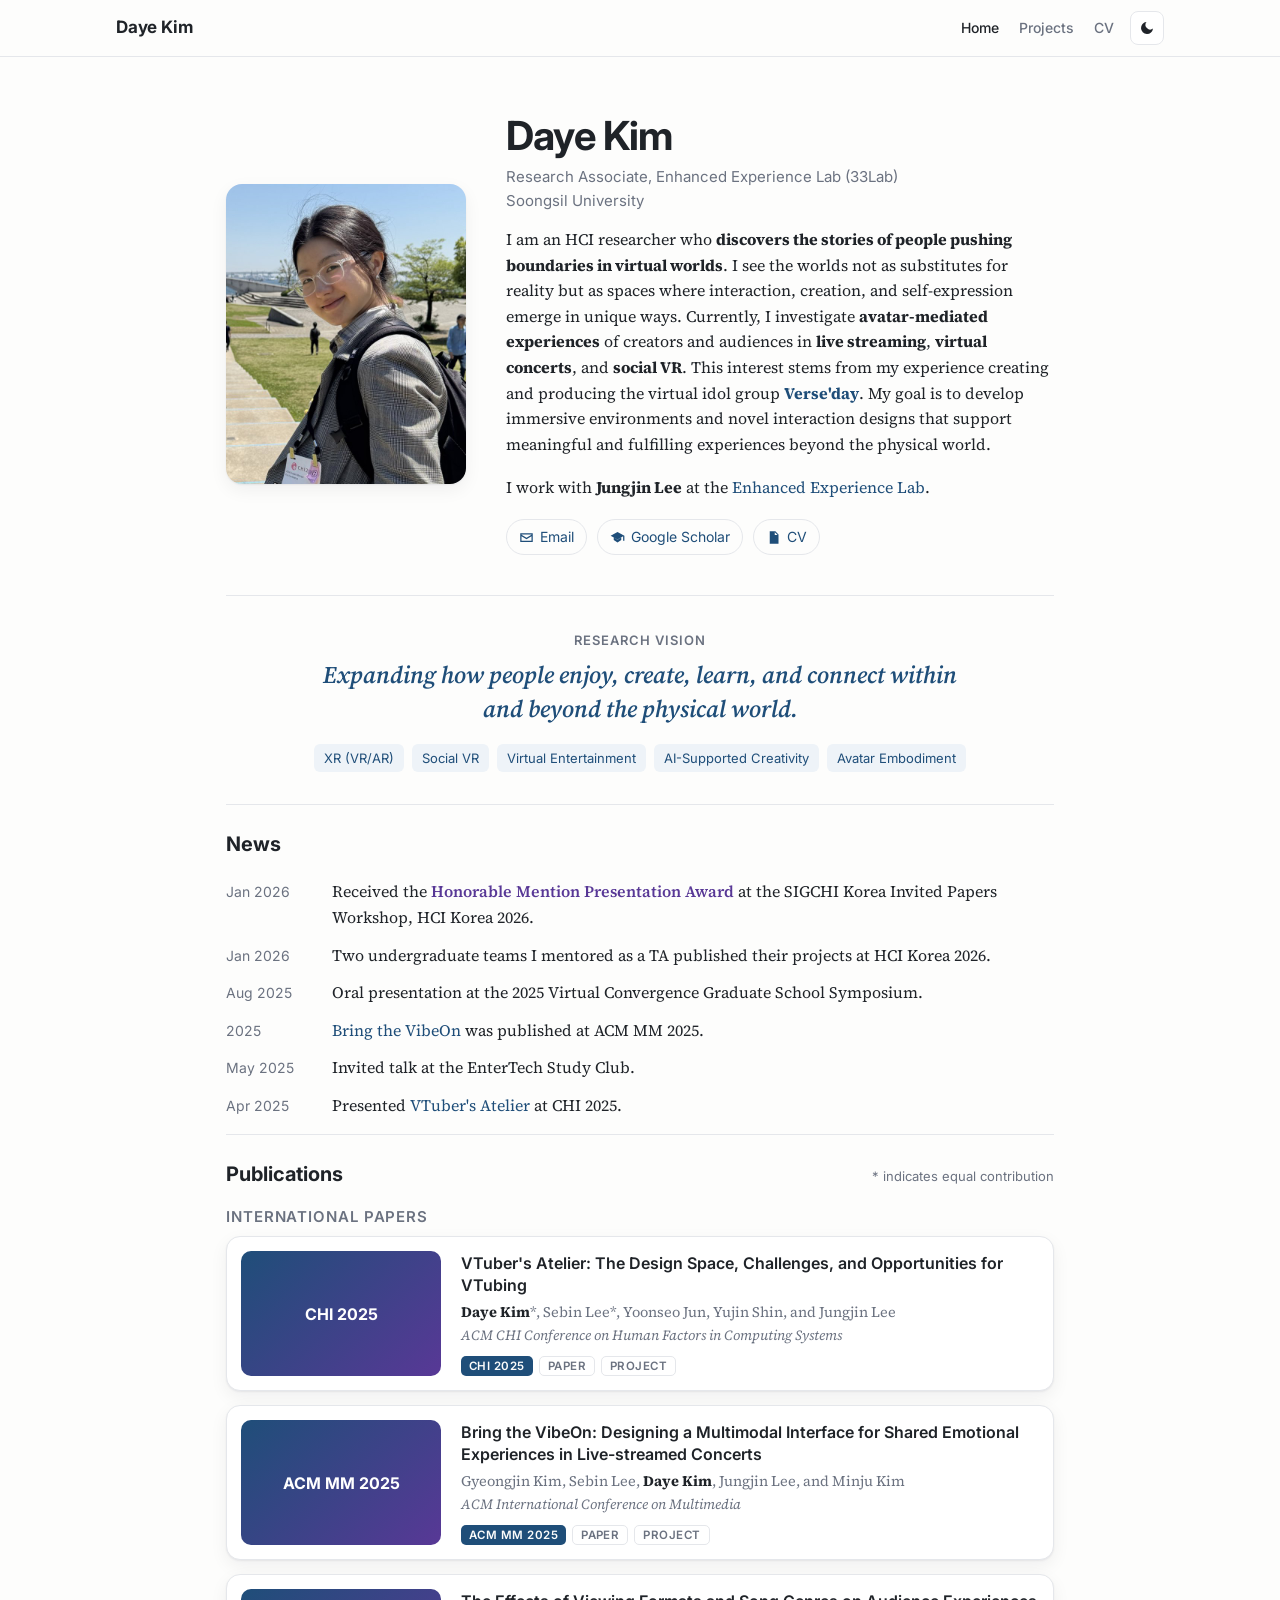
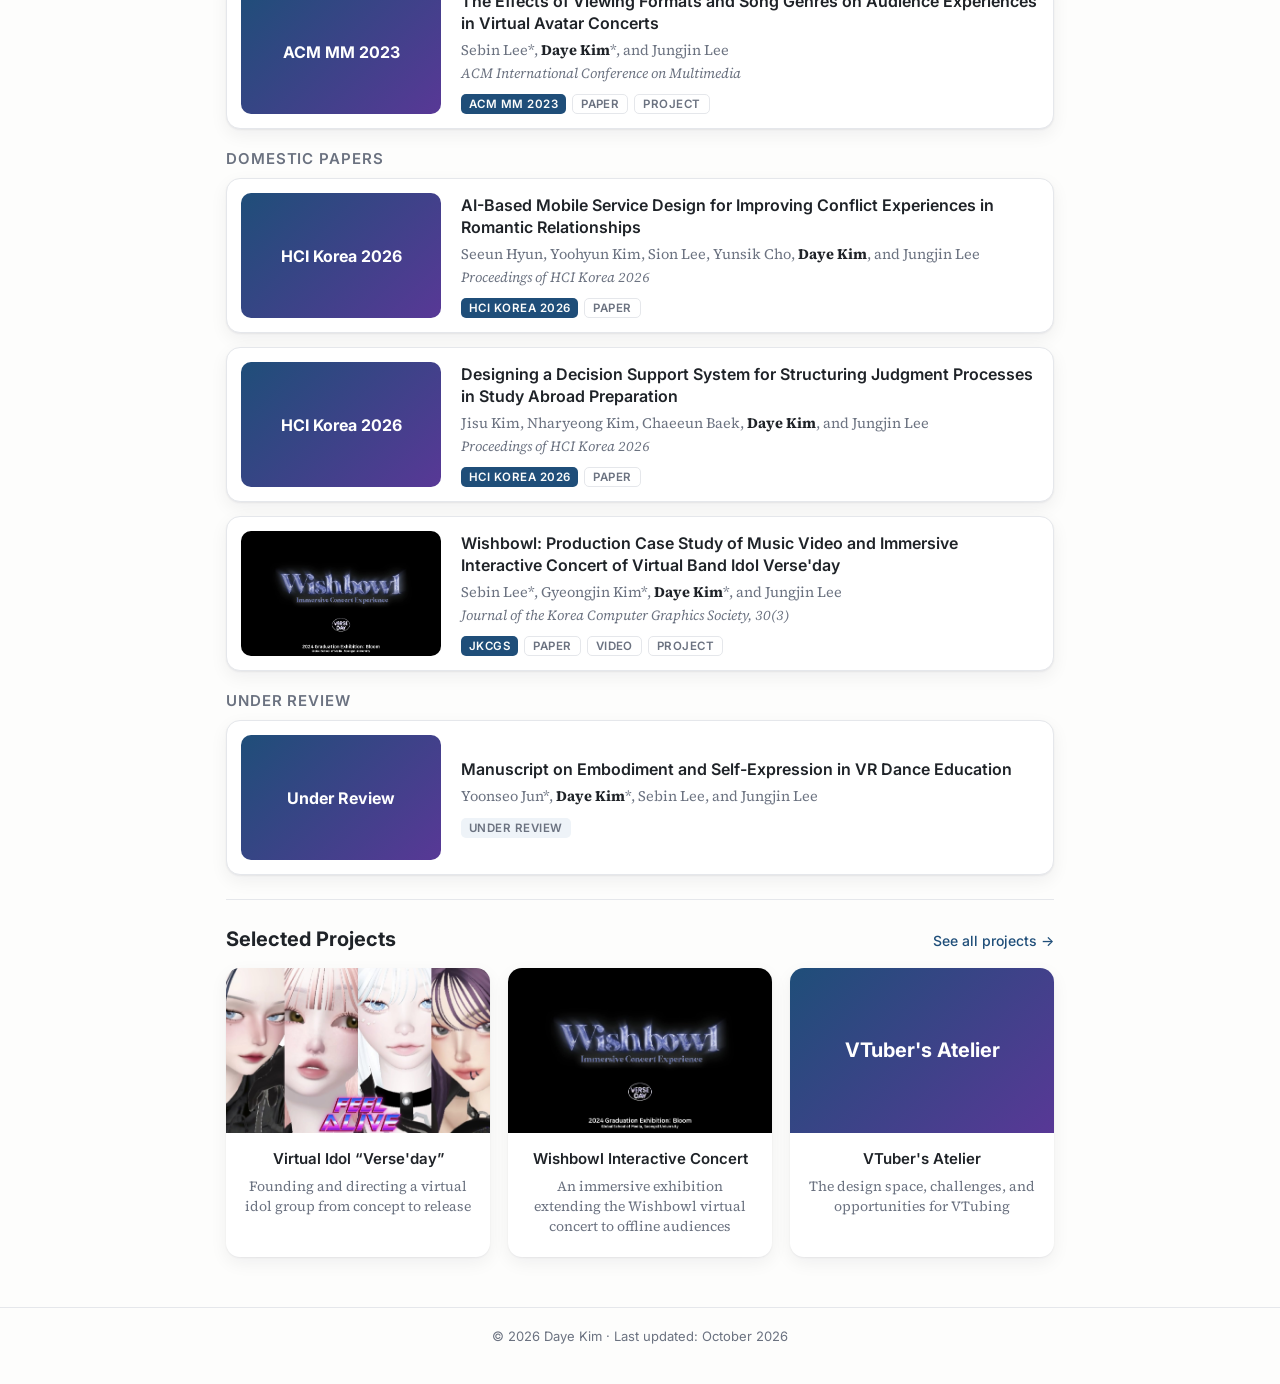
<file: index.html>
<!doctype html>
<html lang="en">
<head>
  <meta charset="utf-8">
  <meta name="viewport" content="width=device-width, initial-scale=1">
  <title>Daye Kim</title>
  <meta name="description" content="Daye Kim — Research Associate at the Enhanced Experience Lab, Soongsil University, researching XR, social VR, virtual entertainment, and avatar embodiment.">
  <link rel="preconnect" href="https://fonts.googleapis.com">
  <link rel="preconnect" href="https://fonts.gstatic.com" crossorigin>
  <link href="https://fonts.googleapis.com/css2?family=Inter:wght@400;500;600;700&family=Source+Serif+4:ital,wght@0,400;0,600;1,400&display=swap" rel="stylesheet">
  <link rel="stylesheet" href="css/style.css">
  <script src="js/theme.js"></script>
</head>
<body>
  <header class="site-header">
    <div class="wrap-wide bar">
      <a class="logo" href="index.html">Daye Kim</a>
      <nav class="site-nav">
        <a href="index.html" aria-current="page">Home</a>
        <a href="projects.html">Projects</a>
        <a href="CV.pdf">CV</a>
      </nav>
      <button class="theme-toggle" type="button" aria-label="Toggle dark mode">
        <svg class="moon" viewBox="0 0 24 24" aria-hidden="true"><path d="M21 12.8A9 9 0 1 1 11.2 3a7 7 0 0 0 9.8 9.8z"/></svg>
        <svg class="sun" viewBox="0 0 24 24" aria-hidden="true"><path d="M12 7a5 5 0 1 0 0 10 5 5 0 0 0 0-10zm0-5 1 3h-2l1-3zm0 20-1-3h2l-1 3zM2 12l3-1v2l-3-1zm20 0-3 1v-2l3 1zM4.9 4.9l2.8 1.4-1.4 1.4-1.4-2.8zm14.2 14.2-2.8-1.4 1.4-1.4 1.4 2.8zM4.9 19.1l1.4-2.8 1.4 1.4-2.8 1.4zM19.1 4.9l-1.4 2.8-1.4-1.4 2.8-1.4z"/></svg>
      </button>
    </div>
  </header>

  <div class="wrap">
    <header class="intro">
      <img class="portrait" src="images/profile.jpg" alt="Portrait of Daye Kim" width="640" height="800">
      <div>
        <h1>Daye Kim</h1>
        <p class="affil">Research Associate, Enhanced Experience Lab (33Lab)<br>Soongsil University</p>
        <p class="bio">
          I am an HCI researcher who <b>discovers the stories of people pushing boundaries in virtual worlds</b>.
          I see the worlds not as substitutes for reality but as spaces where interaction, creation, and self-expression emerge in unique ways.
          Currently, I investigate <b>avatar-mediated experiences</b> of creators and audiences in
          <b>live streaming</b>, <b>virtual concerts</b>, and <b>social VR</b>.
          This interest stems from my experience creating and producing the virtual idol group
          <a href="project.html?id=versday"><b>Verse'day</b></a>.
          My goal is to develop immersive environments and novel interaction designs that support
          meaningful and fulfilling experiences beyond the physical world.
        </p>
        <p class="bio">
          I work with <b>Jungjin Lee</b> at the
          <a href="https://33lab.notion.site/">Enhanced Experience Lab</a>.
        </p>
        <div class="links left">
          <a href="mailto:kimdyae@soongsil.ac.kr">
            <svg viewBox="0 0 24 24" aria-hidden="true"><path d="M2 5h20v14H2V5zm2 2v.5l8 5 8-5V7H4zm16 2.85-8 5-8-5V17h16V9.85z"/></svg>
            Email
          </a>
          <a href="https://scholar.google.com/citations?user=mI-5qngAAAAJ">
            <svg viewBox="0 0 24 24" aria-hidden="true"><path d="M12 3 1 9l11 6 9-4.91V17h2V9L12 3zm-6 9.18v4L12 20l6-3.82v-4L12 15.5l-6-3.32z"/></svg>
            Google Scholar
          </a>
          <a href="CV.pdf">
            <svg viewBox="0 0 24 24" aria-hidden="true"><path d="M6 2h9l5 5v15H6V2zm8 1.5V8h4.5L14 3.5zM8 12h8v1.5H8V12zm0 3h8v1.5H8V15zm0 3h5v1.5H8V18z"/></svg>
            CV
          </a>
        </div>
      </div>
    </header>

    <section id="vision" class="vision">
      <p class="vision-label">Research Vision</p>
      <p class="vision-text">Expanding how people enjoy, create, learn, and connect within and beyond the physical world.</p>
      <ul class="chips">
        <li>XR (VR/AR)</li>
        <li>Social VR</li>
        <li>Virtual Entertainment</li>
        <li>AI-Supported Creativity</li>
        <li>Avatar Embodiment</li>
      </ul>
    </section>

    <section id="news">
      <h2>News</h2>
      <ul class="news">
        <li><span class="date">Jan 2026</span><span>Received the <span class="award">Honorable Mention Presentation Award</span> at the SIGCHI Korea Invited Papers Workshop, HCI Korea 2026.</span></li>
        <li><span class="date">Jan 2026</span><span>Two undergraduate teams I mentored as a TA published their projects at HCI Korea 2026.</span></li>
        <li><span class="date">Aug 2025</span><span>Oral presentation at the 2025 Virtual Convergence Graduate School Symposium.</span></li>
        <li><span class="date">2025</span><span><a href="project.html?id=vibeon">Bring the VibeOn</a> was published at ACM MM 2025.</span></li>
        <li><span class="date">May 2025</span><span>Invited talk at the EnterTech Study Club.</span></li>
        <li><span class="date">Apr 2025</span><span>Presented <a href="project.html?id=vtubers-atelier">VTuber's Atelier</a> at CHI 2025.</span></li>
      </ul>
    </section>

    <section id="publications">
      <h2>Publications <small>* indicates equal contribution</small></h2>
      <div id="pub-list"></div>
    </section>

    <section id="projects">
      <h2>Selected Projects <a class="more" href="projects.html">See all projects →</a></h2>
      <div class="project-grid" id="featured"></div>
    </section>
  </div>

  <footer>
    <div class="wrap">© 2026 Daye Kim · Last updated: October 2026</div>
  </footer>

  <script src="js/projects.js"></script>
  <script>
    document.getElementById("featured").innerHTML = projects.slice(0, 3).map(function (p) {
      var thumb = p.cover
        ? '<img src="' + p.cover + '" alt="' + p.title + '" loading="lazy">'
        : '<div class="placeholder">' + p.title + '</div>';
      return '<a class="card" href="project.html?id=' + p.id + '">' +
        '<div class="thumb">' + thumb + '</div>' +
        '<div class="body"><p class="name">' + p.title + '</p><p class="desc">' + p.summary + '</p></div>' +
        '</a>';
    }).join("");
  </script>
  <script src="js/publications.js"></script>
  <script>
    var groups = [];
    publications.forEach(function (p) { if (groups.indexOf(p.group) < 0) groups.push(p.group); });
    document.getElementById("pub-list").innerHTML = groups.map(function (g) {
      return '<h3>' + g + '</h3>' + publications.filter(function (p) { return p.group === g; }).map(function (p) {
        var thumb = p.image
          ? '<img src="' + p.image + '" alt="" loading="lazy">'
          : '<div class="placeholder">' + p.venue + '</div>';
        var title = p.url ? '<a href="' + p.url + '" target="_blank" rel="noopener">' + p.title + '</a>' : p.title;
        var tags = '<span class="badge' + (p.url ? '' : ' muted') + '">' + p.venue + '</span>' +
          (p.links || []).map(function (l) {
            return '<a class="tag-link" href="' + l.url + '" target="_blank" rel="noopener">' + l.label + '</a>';
          }).join("") +
          (p.project ? '<a class="tag-link" href="project.html?id=' + p.project + '">Project</a>' : '');
        return '<article class="pub-card">' +
          '<div class="pub-thumb' + (p.image ? '' : ' empty') + '">' + thumb + '</div>' +
          '<div class="pub-body"><p class="pub-title">' + title + '</p>' +
          '<p class="pub-authors">' + p.authors + '</p>' +
          (p.full ? '<p class="pub-venue">' + p.full + '</p>' : '') +
          '<div class="pub-tags">' + tags + '</div></div>' +
          '</article>';
      }).join("");
    }).join("");
  </script>
</body>
</html>
</file>
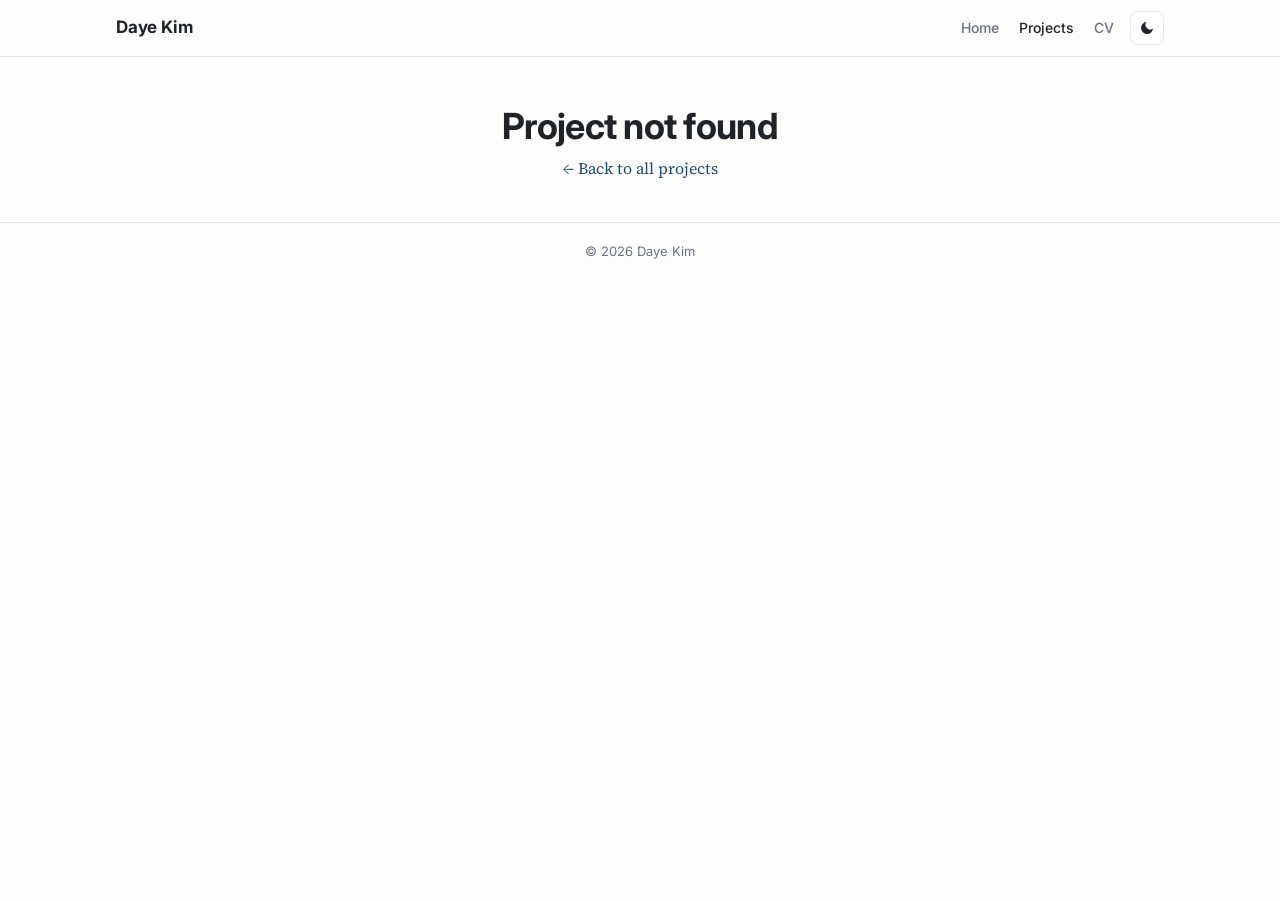
<file: project.html>
<!doctype html>
<html lang="en">
<head>
  <meta charset="utf-8">
  <meta name="viewport" content="width=device-width, initial-scale=1">
  <title>Project | Daye Kim</title>
  <link rel="preconnect" href="https://fonts.googleapis.com">
  <link rel="preconnect" href="https://fonts.gstatic.com" crossorigin>
  <link href="https://fonts.googleapis.com/css2?family=Inter:wght@400;500;600;700&family=Source+Serif+4:ital,wght@0,400;0,600;1,400&display=swap" rel="stylesheet">
  <link rel="stylesheet" href="css/style.css">
  <script src="js/theme.js"></script>
</head>
<body>
  <header class="site-header">
    <div class="wrap-wide bar">
      <a class="logo" href="index.html">Daye Kim</a>
      <nav class="site-nav">
        <a href="index.html">Home</a>
        <a href="projects.html" aria-current="page">Projects</a>
        <a href="CV.pdf">CV</a>
      </nav>
      <button class="theme-toggle" type="button" aria-label="Toggle dark mode">
        <svg class="moon" viewBox="0 0 24 24" aria-hidden="true"><path d="M21 12.8A9 9 0 1 1 11.2 3a7 7 0 0 0 9.8 9.8z"/></svg>
        <svg class="sun" viewBox="0 0 24 24" aria-hidden="true"><path d="M12 7a5 5 0 1 0 0 10 5 5 0 0 0 0-10zm0-5 1 3h-2l1-3zm0 20-1-3h2l-1 3zM2 12l3-1v2l-3-1zm20 0-3 1v-2l3 1zM4.9 4.9l2.8 1.4-1.4 1.4-1.4-2.8zm14.2 14.2-2.8-1.4 1.4-1.4 1.4 2.8zM4.9 19.1l1.4-2.8 1.4 1.4-2.8 1.4zM19.1 4.9l-1.4 2.8-1.4-1.4 2.8-1.4z"/></svg>
      </button>
    </div>
  </header>

  <main class="wrap-wide" id="project"></main>

  <footer>
    <div class="wrap">© 2026 Daye Kim</div>
  </footer>

  <script src="js/projects.js"></script>
  <script>
    var id = new URLSearchParams(location.search).get("id");
    var i = projects.findIndex(function (p) { return p.id === id; });
    var main = document.getElementById("project");

    if (i < 0) {
      main.innerHTML = '<h1 class="page-title">Project not found</h1>' +
        '<p class="page-sub"><a href="projects.html">← Back to all projects</a></p>';
    } else {
      var p = projects[i];
      document.title = p.title + " | Daye Kim";

      var calendar = '<svg viewBox="0 0 24 24" aria-hidden="true"><path d="M7 2h2v2h6V2h2v2h3v18H4V4h3V2zm-1 8v10h12V10H6z"/></svg>';
      var tag = '<svg viewBox="0 0 24 24" aria-hidden="true"><path d="M3 3h9l9 9-9 9-9-9V3zm4.5 3a1.5 1.5 0 1 0 0 3 1.5 1.5 0 0 0 0-3z"/></svg>';

      var images = (p.images || []).slice(0, 3);
      var gallery = images.length
        ? '<div class="gallery n' + images.length + '">' + images.map(function (src) {
            return '<a href="' + src + '" target="_blank" rel="noopener"><img src="' + src + '" alt="' + p.title + '"></a>';
          }).join("") + '</div>'
        : '<div style="height:28px"></div>';

      var facts = (p.facts || []).map(function (f) {
        return '<dt>' + f[0] + '</dt><dd>' + f[1] + '</dd>';
      }).join("");

      var links = (p.links || []).length
        ? '<div class="btn-links">' + p.links.map(function (l) {
            return '<a href="' + l.url + '" target="_blank" rel="noopener">' + l.label + ' ↗</a>';
          }).join("") + '</div>'
        : '';

      // Strings starting with "- " become bullet points; consecutive bullets share one list.
      var overview = "", inList = false;
      (p.overview || []).forEach(function (line) {
        var bullet = line.indexOf("- ") === 0;
        if (bullet && !inList) { overview += "<ul>"; inList = true; }
        if (!bullet && inList) { overview += "</ul>"; inList = false; }
        overview += bullet ? "<li>" + line.slice(2) + "</li>" : "<p>" + line + "</p>";
      });
      if (inList) overview += "</ul>";

      var videos = (p.videos || []).length
        ? '<section class="videos"><h2>Videos</h2><div class="video-grid n' + Math.min(p.videos.length, 3) + '">' +
            p.videos.map(function (v) {
              return '<div><div class="video"><iframe src="https://www.youtube-nocookie.com/embed/' + v.id +
                '" title="' + v.caption + '" loading="lazy" allow="encrypted-media; picture-in-picture" allowfullscreen></iframe></div>' +
                '<p class="video-caption">' + v.caption + '</p></div>';
            }).join("") + '</div></section>'
        : '';

      var prev = projects[i - 1], next = projects[i + 1];
      var pager = '<nav class="pager">' +
        (prev ? '<a class="prev" href="project.html?id=' + prev.id + '"><small>← Previous</small>' + prev.title + '</a>' : '') +
        (next ? '<a class="next" href="project.html?id=' + next.id + '"><small>Next →</small>' + next.title + '</a>' : '') +
        '</nav>';

      main.innerHTML =
        '<a class="back" href="projects.html">← All projects</a>' +
        '<h1 class="detail-title">' + p.title + '</h1>' +
        '<div class="meta"><span>' + calendar + p.year + '</span><span>' + tag + (p.tags || []).join(" / ") + '</span></div>' +
        (p.award ? '<p class="detail-award"><span class="award">' + p.award + '</span></p>' : '') +
        gallery +
        '<div class="detail-cols">' +
          '<div><h2>About Project</h2><dl class="facts">' + facts + '</dl>' + links + '</div>' +
          '<div class="overview"><h2>Overview</h2>' + overview + '</div>' +
        '</div>' +
        videos + pager;
    }
  </script>
</body>
</html>
</file>
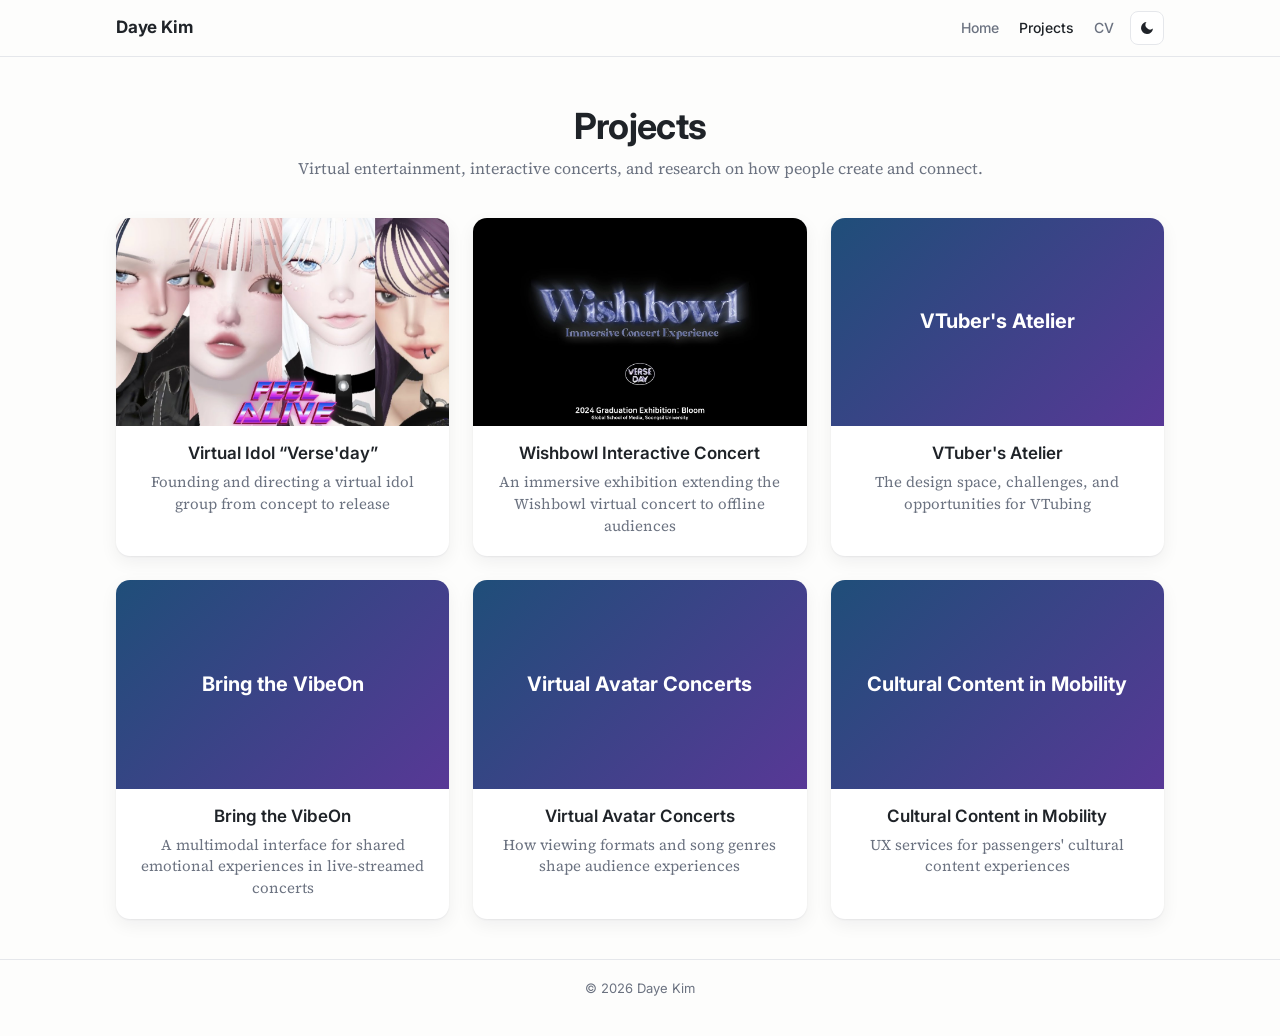
<file: projects.html>
<!doctype html>
<html lang="en">
<head>
  <meta charset="utf-8">
  <meta name="viewport" content="width=device-width, initial-scale=1">
  <title>Projects | Daye Kim</title>
  <meta name="description" content="Projects by Daye Kim: virtual entertainment, interactive concerts, social VR, and UX research.">
  <link rel="preconnect" href="https://fonts.googleapis.com">
  <link rel="preconnect" href="https://fonts.gstatic.com" crossorigin>
  <link href="https://fonts.googleapis.com/css2?family=Inter:wght@400;500;600;700&family=Source+Serif+4:ital,wght@0,400;0,600;1,400&display=swap" rel="stylesheet">
  <link rel="stylesheet" href="css/style.css">
  <script src="js/theme.js"></script>
</head>
<body>
  <header class="site-header">
    <div class="wrap-wide bar">
      <a class="logo" href="index.html">Daye Kim</a>
      <nav class="site-nav">
        <a href="index.html">Home</a>
        <a href="projects.html" aria-current="page">Projects</a>
        <a href="CV.pdf">CV</a>
      </nav>
      <button class="theme-toggle" type="button" aria-label="Toggle dark mode">
        <svg class="moon" viewBox="0 0 24 24" aria-hidden="true"><path d="M21 12.8A9 9 0 1 1 11.2 3a7 7 0 0 0 9.8 9.8z"/></svg>
        <svg class="sun" viewBox="0 0 24 24" aria-hidden="true"><path d="M12 7a5 5 0 1 0 0 10 5 5 0 0 0 0-10zm0-5 1 3h-2l1-3zm0 20-1-3h2l-1 3zM2 12l3-1v2l-3-1zm20 0-3 1v-2l3 1zM4.9 4.9l2.8 1.4-1.4 1.4-1.4-2.8zm14.2 14.2-2.8-1.4 1.4-1.4 1.4 2.8zM4.9 19.1l1.4-2.8 1.4 1.4-2.8 1.4zM19.1 4.9l-1.4 2.8-1.4-1.4 2.8-1.4z"/></svg>
      </button>
    </div>
  </header>

  <main class="wrap-wide">
    <h1 class="page-title">Projects</h1>
    <p class="page-sub">Virtual entertainment, interactive concerts, and research on how people create and connect.</p>
    <div class="project-grid" id="grid"></div>
  </main>

  <footer>
    <div class="wrap">© 2026 Daye Kim</div>
  </footer>

  <script src="js/projects.js"></script>
  <script>
    document.getElementById("grid").innerHTML = projects.map(function (p) {
      var thumb = p.cover
        ? '<img src="' + p.cover + '" alt="' + p.title + '" loading="lazy">'
        : '<div class="placeholder">' + p.title + '</div>';
      return '<a class="card" href="project.html?id=' + p.id + '">' +
        '<div class="thumb">' + thumb + '</div>' +
        '<div class="body"><p class="name">' + p.title + '</p><p class="desc">' + p.summary + '</p></div>' +
        '</a>';
    }).join("");
  </script>
</body>
</html>
</file>
<file: css/style.css>
/* Shared styles for every page: colors, header, CV sections, project cards and detail pages */

:root {
  --bg: #fdfdfc;
  --surface: #ffffff;
  --text: #1f2328;
  --muted: #6b7280;
  --line: #e5e7eb;
  --accent: #1f4e79;
  --award: #583896;
  --chip: #eef3f8;
  --shadow: 0 1px 2px rgba(15, 23, 42, 0.06), 0 6px 18px rgba(15, 23, 42, 0.06);
  --shadow-hover: 0 2px 4px rgba(15, 23, 42, 0.08), 0 14px 30px rgba(15, 23, 42, 0.12);
  --sans: Inter, system-ui, sans-serif;
}
@media (prefers-color-scheme: dark) {
  :root:not([data-theme="light"]) {
    --bg: #14171b;
    --surface: #1b2026;
    --text: #e6e8eb;
    --muted: #9aa3ae;
    --line: #2b3138;
    --accent: #7db3e3;
    --award: #b89cf0;
    --chip: #1e2731;
    --shadow: 0 1px 2px rgba(0, 0, 0, 0.3);
    --shadow-hover: 0 10px 28px rgba(0, 0, 0, 0.45);
  }
}
:root[data-theme="dark"] {
  --bg: #14171b;
  --surface: #1b2026;
  --text: #e6e8eb;
  --muted: #9aa3ae;
  --line: #2b3138;
  --accent: #7db3e3;
  --award: #b89cf0;
  --chip: #1e2731;
  --shadow: 0 1px 2px rgba(0, 0, 0, 0.3);
  --shadow-hover: 0 10px 28px rgba(0, 0, 0, 0.45);
}

* { box-sizing: border-box; }
html { scroll-behavior: smooth; }
body {
  margin: 0;
  background: var(--bg);
  color: var(--text);
  font: 16px/1.6 "Source Serif 4", Georgia, serif;
}
a { color: var(--accent); text-decoration: none; }
a:hover { text-decoration: underline; }
img { max-width: 100%; display: block; }

.wrap { max-width: 860px; margin: 0 auto; padding: 0 16px; }
.wrap-wide { max-width: 1080px; margin: 0 auto; padding: 0 16px; }

/* ---------- Site header ---------- */
.site-header {
  position: sticky; top: 0; z-index: 10;
  background: color-mix(in srgb, var(--bg) 90%, transparent);
  backdrop-filter: blur(8px);
  border-bottom: 1px solid var(--line);
  font-family: var(--sans);
}
.site-header .bar { display: flex; align-items: center; gap: 16px; height: 56px; }
.logo { font-weight: 700; font-size: 17px; color: var(--text); letter-spacing: -0.01em; margin-right: auto; }
.logo:hover { text-decoration: none; }
.site-nav { display: flex; gap: 20px; font-size: 14px; font-weight: 500; }
.site-nav a { color: var(--muted); }
.site-nav a:hover, .site-nav a[aria-current="page"] { color: var(--text); text-decoration: none; }
.theme-toggle {
  width: 34px; height: 34px; border-radius: 8px; border: 1px solid var(--line);
  background: var(--surface); color: var(--text); cursor: pointer;
  display: grid; place-items: center; padding: 0;
}
.theme-toggle svg { width: 16px; height: 16px; fill: currentColor; }
.theme-toggle .sun { display: none; }
:root[data-theme="dark"] .theme-toggle .sun { display: block; }
:root[data-theme="dark"] .theme-toggle .moon { display: none; }

/* ---------- Home / CV page ---------- */
header.hero { padding: 56px 0 28px; text-align: center; }
h1 { font: 700 40px/1.15 var(--sans); margin: 0 0 10px; letter-spacing: -0.02em; }
.affil { color: var(--muted); margin: 0 0 18px; }
.links { display: flex; flex-wrap: wrap; justify-content: center; gap: 10px; font-family: var(--sans); font-size: 14px; }
.links a {
  display: inline-flex; align-items: center; gap: 6px;
  padding: 6px 12px; border: 1px solid var(--line); border-radius: 999px;
}
.links a:hover { border-color: var(--accent); text-decoration: none; }
.links svg { width: 15px; height: 15px; fill: currentColor; }

section { padding: 26px 0 10px; border-top: 1px solid var(--line); scroll-margin-top: 64px; }
h2 { font: 700 20px/1.3 var(--sans); margin: 0 0 16px; display: flex; justify-content: space-between; align-items: baseline; gap: 12px; flex-wrap: wrap; }
h2 small { font: 400 13px var(--sans); color: var(--muted); }
h2 .more { font: 500 14px var(--sans); }
h3 { font: 600 15px var(--sans); margin: 20px 0 10px; color: var(--muted); text-transform: uppercase; letter-spacing: 0.06em; }

.tagline { font-weight: 600; margin: 0 0 10px; }
.chips { display: flex; flex-wrap: wrap; gap: 8px; padding: 0; margin: 0; list-style: none; font-family: var(--sans); font-size: 13px; }
.chips li { background: var(--chip); color: var(--accent); padding: 4px 10px; border-radius: 6px; }

.entry { display: grid; grid-template-columns: 130px 1fr; gap: 4px 18px; margin-bottom: 16px; }
.date { color: var(--muted); font-family: var(--sans); font-size: 14px; padding-top: 2px; }
.entry p { margin: 0; }
.loc { color: var(--muted); }
.entry ul { margin: 6px 0 0; padding-left: 1.1em; }
.entry li { margin-bottom: 2px; }

.pub .title { color: var(--accent); font-weight: 600; }
.pub .authors b { color: var(--text); }
.pub .venue { font-style: italic; color: var(--muted); }
.label {
  display: inline-block; min-width: 38px; text-align: center;
  font: 600 12px var(--sans);
  border: 1px solid var(--line); border-radius: 4px; padding: 1px 6px; color: var(--muted);
}

.award { color: var(--award); font-weight: 600; }
.award::before { content: "🏅 "; }

footer { border-top: 1px solid var(--line); margin-top: 40px; padding: 20px 0 40px; color: var(--muted); font: 13px var(--sans); text-align: center; }

/* ---------- Home intro ---------- */
.intro { display: grid; grid-template-columns: 240px 1fr; gap: 40px; align-items: center; padding: 56px 0 40px; }
.portrait { width: 100%; height: auto; aspect-ratio: 4 / 5; object-fit: cover; border-radius: 16px; box-shadow: var(--shadow); }
.intro h1 { margin-bottom: 6px; }
.intro .affil { margin-bottom: 14px; font-family: var(--sans); font-size: 15px; }
.bio { margin: 0 0 18px; }
.links.left { justify-content: flex-start; }

.vision { text-align: center; padding: 36px 0 32px; }
.vision-label { font: 600 13px var(--sans); color: var(--muted); text-transform: uppercase; letter-spacing: 0.08em; margin: 0 0 10px; }
.vision-text { font: italic 600 24px/1.4 "Source Serif 4", Georgia, serif; max-width: 640px; margin: 0 auto 18px; color: var(--accent); }
.vision .chips { justify-content: center; }

.news { list-style: none; padding: 0; margin: 0; }
.news li { display: grid; grid-template-columns: 90px 1fr; gap: 16px; padding: 6px 0; }
.news .award::before { content: ""; }

#projects .project-grid { gap: 18px; }
#projects .card .name { font-size: 15px; }
#projects .card .desc { font-size: 14px; }

/* ---------- Publication cards ---------- */
.pub-card {
  display: grid; grid-template-columns: 200px 1fr; gap: 20px; align-items: center;
  background: var(--surface); border: 1px solid var(--line); border-radius: 14px;
  padding: 14px; margin-bottom: 14px; box-shadow: var(--shadow);
  transition: box-shadow 0.2s ease, transform 0.2s ease;
}
.pub-card:hover { box-shadow: var(--shadow-hover); transform: translateY(-2px); }
.pub-thumb { aspect-ratio: 16 / 10; border-radius: 10px; overflow: hidden; background: var(--chip); }
.pub-thumb img { width: 100%; height: 100%; object-fit: cover; }
.pub-thumb .placeholder { font-size: 16px; }
.pub-body p { margin: 0; }
.pub-title { font: 600 16px/1.4 var(--sans); margin-bottom: 6px !important; }
.pub-title a { color: var(--text); }
.pub-title a:hover { color: var(--accent); text-decoration: none; }
.pub-authors { font-size: 14.5px; line-height: 1.5; color: var(--muted); }
.pub-authors b { color: var(--text); }
.pub-venue { font-size: 14px; font-style: italic; color: var(--muted); }
.pub-tags { display: flex; flex-wrap: wrap; gap: 6px; margin-top: 10px; font: 600 11.5px var(--sans); letter-spacing: 0.04em; text-transform: uppercase; }
.pub-tags .badge { background: var(--accent); color: var(--bg); padding: 3px 8px; border-radius: 5px; }
.pub-tags .badge.muted { background: var(--chip); color: var(--muted); }
.pub-tags .tag-link { border: 1px solid var(--line); color: var(--muted); padding: 2px 8px; border-radius: 5px; }
.pub-tags .tag-link:hover { color: var(--accent); border-color: var(--accent); text-decoration: none; }

/* ---------- Projects grid ---------- */
.page-title { font: 700 36px/1.2 var(--sans); text-align: center; margin: 48px 0 8px; letter-spacing: -0.02em; }
.page-sub { text-align: center; color: var(--muted); margin: 0 0 36px; }

.project-grid { display: grid; grid-template-columns: repeat(3, 1fr); gap: 24px; }
.card {
  display: flex; flex-direction: column;
  background: var(--surface); border-radius: 14px; overflow: hidden;
  box-shadow: var(--shadow); color: var(--text);
  transition: transform 0.2s ease, box-shadow 0.2s ease;
}
.card:hover { transform: translateY(-4px); box-shadow: var(--shadow-hover); text-decoration: none; }
.card .thumb { aspect-ratio: 16 / 10; overflow: hidden; background: var(--chip); }
.card .thumb img { width: 100%; height: 100%; object-fit: cover; transition: transform 0.4s ease; }
.card:hover .thumb img { transform: scale(1.04); }
.card .body { padding: 16px 18px 20px; text-align: center; }
.card .name { font: 600 17px/1.35 var(--sans); margin: 0 0 6px; }
.card .desc { color: var(--muted); font-size: 15px; line-height: 1.45; margin: 0; }

/* Shown when a project has no photo yet */
.placeholder {
  width: 100%; height: 100%; display: grid; place-items: center; padding: 16px;
  background: linear-gradient(135deg, #1f4e79, #583896);
  color: #fff; font: 700 20px/1.25 var(--sans); text-align: center;
}

/* ---------- Project detail ---------- */
.back { display: inline-block; margin: 32px 0 0; font: 500 14px var(--sans); }
.detail-title { font: 700 34px/1.2 var(--sans); margin: 16px 0 10px; letter-spacing: -0.02em; }
.meta { display: flex; flex-wrap: wrap; gap: 8px 18px; color: var(--muted); font: 14px var(--sans); margin-bottom: 8px; }
.meta span { display: inline-flex; align-items: center; gap: 6px; }
.meta svg { width: 14px; height: 14px; fill: currentColor; }
.detail-award { margin: 8px 0 0; font-family: var(--sans); font-size: 15px; }

.gallery { display: grid; grid-template-columns: repeat(3, 1fr); gap: 16px; margin: 28px 0 36px; }
.gallery.n1 { grid-template-columns: 1fr; }
.gallery.n2 { grid-template-columns: repeat(2, 1fr); }
.gallery a { display: block; border-radius: 12px; overflow: hidden; aspect-ratio: 16 / 10; box-shadow: var(--shadow); background: var(--chip); }
.gallery img { width: 100%; height: 100%; object-fit: cover; transition: transform 0.4s ease; }
.gallery a:hover img { transform: scale(1.03); }

.detail-cols { display: grid; grid-template-columns: 300px 1fr; gap: 40px; }
.detail-cols h2 { font-size: 18px; margin: 0 0 12px; }
.facts { margin: 0 0 28px; font-size: 15px; }
.facts dt { font: 600 13px var(--sans); color: var(--muted); text-transform: uppercase; letter-spacing: 0.05em; }
.facts dd { margin: 2px 0 14px; }
.facts dd b { color: var(--text); }
.btn-links { display: flex; flex-wrap: wrap; gap: 8px; font: 500 14px var(--sans); }
.btn-links a { padding: 6px 12px; border: 1px solid var(--line); border-radius: 999px; }
.btn-links a:hover { border-color: var(--accent); text-decoration: none; }
.overview p { margin: 0 0 14px; }
.overview ul { margin: 0 0 14px; padding-left: 1.1em; }
.overview li { margin-bottom: 8px; }

.videos { margin-top: 40px; }
.videos h2 { font-size: 18px; }
.video-grid { display: grid; grid-template-columns: repeat(2, 1fr); gap: 20px; }
.video-grid.n1 { grid-template-columns: 1fr; }
.video-grid.n3 { grid-template-columns: repeat(3, 1fr); }
.video { border-radius: 12px; overflow: hidden; aspect-ratio: 16 / 9; background: #000; }
.video iframe { width: 100%; height: 100%; border: 0; }
.video-caption { font: 500 14px var(--sans); color: var(--muted); margin: 8px 0 0; }

.pager { display: flex; justify-content: space-between; gap: 16px; margin-top: 48px; padding-top: 20px; border-top: 1px solid var(--line); font: 500 15px var(--sans); }
.pager a { max-width: 48%; }
.pager .next { text-align: right; margin-left: auto; }
.pager small { display: block; color: var(--muted); font-weight: 400; font-size: 13px; }

@media (max-width: 860px) {
  .project-grid { grid-template-columns: repeat(2, 1fr); }
  .detail-cols { grid-template-columns: 1fr; gap: 8px; }
  .video-grid.n3 { grid-template-columns: repeat(2, 1fr); }
}
@media (max-width: 600px) {
  header.hero { padding-top: 36px; }
  h1 { font-size: 32px; }
  .entry { grid-template-columns: 1fr; gap: 2px; }
  .intro { grid-template-columns: 1fr; gap: 20px; padding-top: 32px; text-align: center; }
  .portrait { width: 200px; margin: 0 auto; }
  .bio { text-align: left; }
  .links.left { justify-content: center; }
  .news li { grid-template-columns: 1fr; gap: 0; }
  .vision-text { font-size: 20px; }
  .pub-card { grid-template-columns: 1fr; gap: 12px; }
  .pub-thumb.empty { display: none; }
  .site-nav { gap: 14px; }
  .project-grid, .gallery, .gallery.n2, .video-grid, .video-grid.n3 { grid-template-columns: 1fr; }
  .page-title { font-size: 30px; margin-top: 36px; }
  .detail-title { font-size: 28px; }
}
</file>
